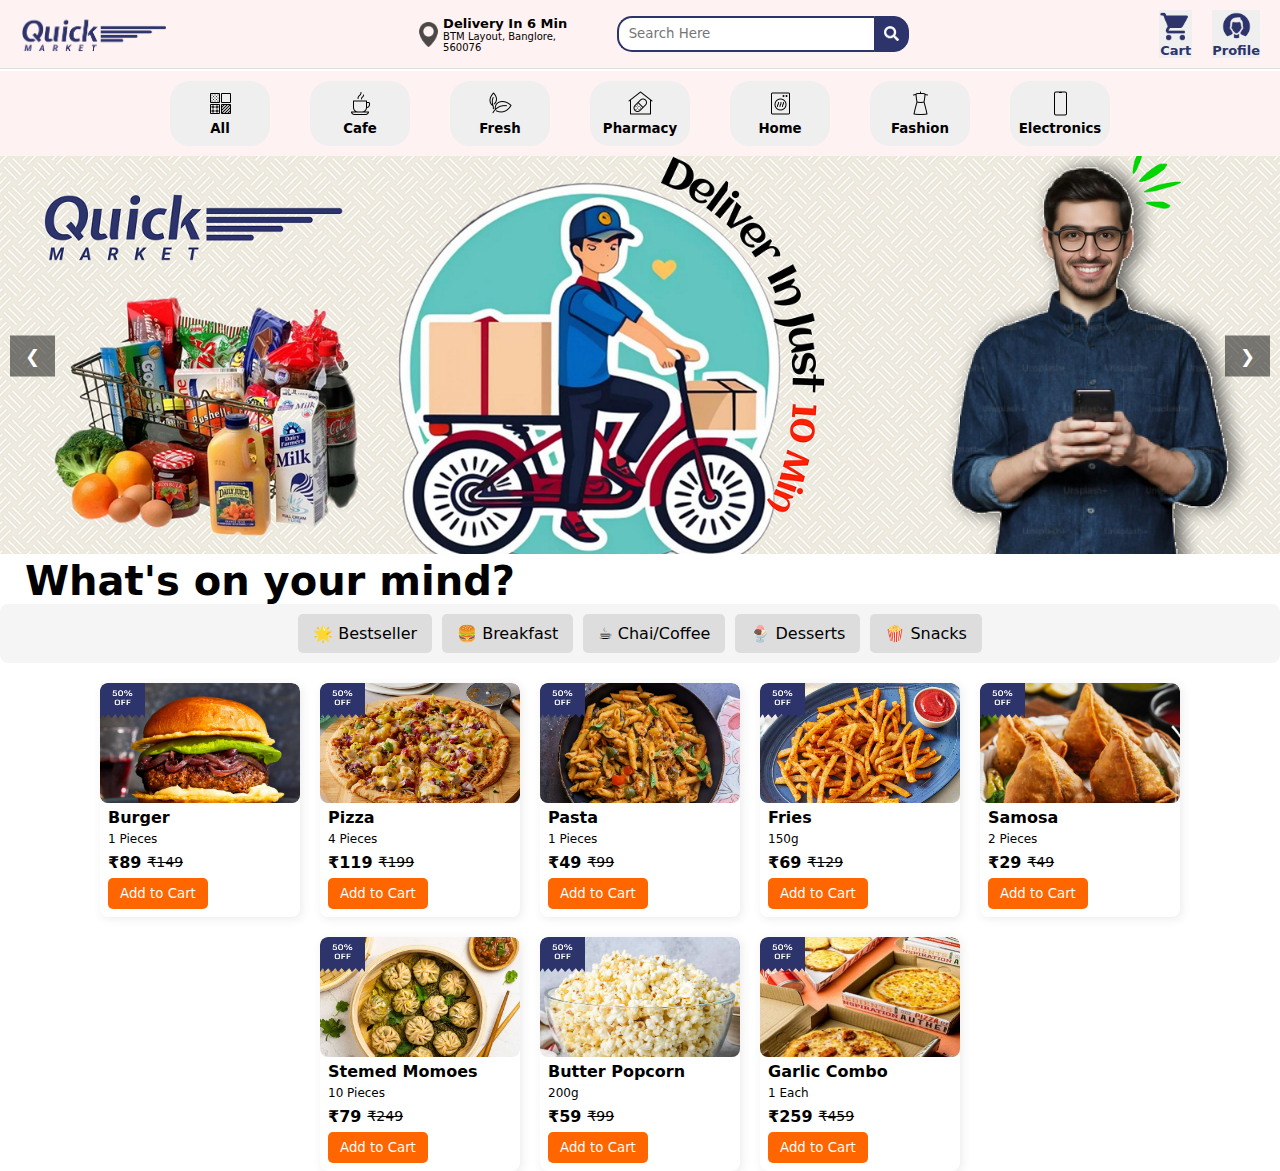
<file: index.html>
<!DOCTYPE html>
<html lang="en">
<head>
    <meta charset="UTF-8">
    <meta name="viewport" content="width=device-width, initial-scale=1.0">
    <title>Quick Market</title>
    <link rel="stylesheet" href="style.css">
    
</head>
<body>

    <!-- nav bar -->
    <header>
        <nav class="nav-bar">
            <!-- leftside logo -->
            <div class="logo">
                <img src="Assets/logo.png" alt="logo">
            </div>
        <div class="location-search">
            <!-- location -->
             <div class="location">
                <div class="location-logo">
                    <img src="Assets/location-pin.png" alt="location-logo">
                </div>
                <div class="location-name&time">
                    <p class="delivery-time">Delivery In 6 Min</p>
                    <p class="delivery-location">BTM Layout, Banglore, 560076</p>
                </div>
             </div>
             <!-- search bar -->
                <div class="search">
                   <input type="text" class="searchTerm" placeholder="Search Here">
                   <button type="submit" class="searchButton">
                     <img src="Assets/search.png">
                   </button>
                </div>

            <!-- right side content -->
        </div>             
            <div class="cart-profile">
                    <button class="cart">
                        <img src="Assets/shopping_cart_logo.png">
                        <p>Cart</p>
                    </button>
                    <button class="profile">
                        <img src="Assets/profile_logo.png">
                        <p>Profile</p>
                    </button>
            </div>
        </nav>
    </header>

    <!-- category bar -->

    <div class="category-bar">
        <div class="categories">
            <button class="category" data-section="all-section">
                <img src="Assets/category_logo/categories_logo.png">
                <p>All</p>
            </button>
            <button class="category" data-section="cafe-section" data-color="#FFD580">
                <img src="Assets/category_logo/cafe_logo.png">
                <p>Cafe</p>
            </button>                                            
            <button class="category" data-color="#A0D683">
                <img src="Assets/category_logo/fresh_logo.png">
                <p>Fresh</p>
            </button>
            <button class="category" data-color="lightskyblue">
                <img src="Assets/category_logo/pharmacy_logo.png">
                <p>Pharmacy</p>
            </button>
            <button class="category" data-color="#9EC8B9">
                <img src="Assets/category_logo/home_appl_Logo.png">
                <p>Home</p>
            </button>
            <button class="category" data-color="#CB9DF0">
                <img src="Assets/category_logo/fashion_logo.png">
                <p>Fashion</p>
            </button>
            <button class="category" data-color="darkgray">
                <img src="Assets/category_logo/electronics.png">
                <p>Electronics</p>
            </button>
        </div>
    </div>

    <!-- all product section -->
<section class="all-section">
   <!-- slide show bar -->
    <div class="slideshow-container">
        <div class="slide fade">
            <img src="Assets/banner1.png" alt="Banner 1">
        </div>
        <div class="slide fade">
            <img src="Assets/electronics_banner.png" alt="Banner 2">
        </div>
        <div class="slide fade">
            <img src="Assets/grocerry_banner.png" alt="Banner 3">
        </div>
        <div class="slide fade">
            <img src="Assets/medicine_banner.png" alt="Banner 4">
        </div>
        <div class="slide fade">
            <img src="Assets/offer_banner.png" alt="Banner 5">
        </div>
        <div class="slide fade">
            <img src="Assets/fashion_banner.png" alt="Banner 6">
        </div>

        <!-- Navigation Buttons -->
        <button class="prev" onclick="changeSlide(-1)">&#10094;</button>
        <button class="next" onclick="changeSlide(1)">&#10095;</button>
    </div>
</section>
    
<!-- cafe section -->

<scetion class="cafe-section">
    <div class="asking-text">
        <h1>What's on your mind?</h1>
    </div>
    
    <div class="scroll-container">
        <button class="category-btn first-category-btn" data-category="bestseller">🌟 Bestseller</button>
        <button class="category-btn" data-category="breakfast">🍔 Breakfast</button>
        <button class="category-btn" data-category="chai-coffee">☕ Chai/Coffee</button>
        <button class="category-btn" data-category="desserts">🍨 Desserts</button>
        <button class="category-btn" data-category="snacks">🍿 Snacks</button>
    </div>
    
    <div class="cards-container" id="cards-container">
        <!-- Cards will be displayed here -->
    </div>
</scetion>

    <script src="script.js"></script>
    <script src="cafe_script.js"></script>
</body>
</html>
</file>
<file: style.css>
/* General Reset */
* {
    margin: 0;
    padding: 0;
    box-sizing: border-box;
    font-family: system-ui, -apple-system, BlinkMacSystemFont, 'Segoe UI', Roboto, Oxygen, Ubuntu, Cantarell, 'Open Sans', 'Helvetica Neue', sans-serif;
  }
  
/* nav bar css */

header {
  position:sticky;
  top: 0;
  z-index: 1000;
}

.category-bar {
  position: sticky;
  top: 71px;
  z-index: 999;
}

.nav-bar {
    display: flex;
    justify-content: space-between;
    align-items: center;
    background-color: #FFF2F2;
    padding: 10px 20px;
    border-bottom: 1px solid #ddd;
    gap: 50px;
}
 .logo img{
    height: 40px;
}

.location {
    display: flex;
    flex-direction: row;
    align-items: center;
    gap:2px;
    width: 230px;
}

.location-search {
  display: flex;
  flex-direction: row;
  justify-content: space-between;
  gap: 30px;
}
.delivery-time {
   font-weight: bold;
   font-size: small;
}

.delivery-location {
    font-size: x-small;
}
.location-logo img {
    display: flex;
    justify-content: center;
    align-items: center;
    height: 25px;
    opacity: 70%;
}
.search {
    width: 80%;
    position: relative;
    display: flex;
  }
  
  .searchTerm {
    width: 100%;
    border: 2px solid #2D336B;
    border-right: none;
    padding: 10px;
    height: 36px;
    border-radius: 15px 0 0 15px;
    outline: none;
    color: #9DBFAF;
  }
  
  .searchTerm:focus{
    color: #2D336B;
  }
  
  .searchButton {
    display: flex;
    align-items: center;
    justify-content: center;
    width: 40px;
    height: 36px;
    border: 1px solid #2D336B;
    background: #2D336B;
    text-align: center;
    color: #fff;
    border-radius: 0 15px 15px 0;
    cursor: pointer;
    font-size: 20px;
  }

  .search .searchButton img {
    height: 15px;
  }
  
  /*Resize the wrap to see the search bar change!*/
  .wrap{
    width: 30%;
    position: absolute;
    top: 50%;
    left: 50%;
    transform: translate(-50%, -50%);
  }

.cart-profile {
  display: flex;
  flex-direction: row;
  gap: 20px;
  align-items: center;

}

.cart-profile button {
  border: none;
  background-color: none;
  cursor: pointer;
  display: flex;
  flex-direction: column;
  align-items: center;
  gap: 0.2px;
}

.cart-profile button p {
  font-weight: 600;
  font-size: small;
  color: #2D336B;
}

.cart-profile button img {
  height: 33px;
  padding: 0;
  margin: 0;
  
}

@media (max-width: 480px) {
  .location-search {
    display: flex;
    flex-direction: column;
    gap: 10px;
  }
  .logo{
    display: none;
  }
  .search {
    width: 110%;
    position: relative;
    display: flex;
  }
}

/* css for categories bar */

/* .all-section {
  display: block;
}

.cafe-section {
  display: none;
} */

.category-bar {
  overflow-x: auto;
  white-space: nowrap;
  display: flex;
  justify-content: center;
  align-items: center;
  background-color: #FFF2F2;
  padding:0;
  transition: background-color 0.3s ease;
  
  /* Hide scrollbar */
  scrollbar-width: none; /* Firefox */
  -ms-overflow-style: none; /* Internet Explorer & Edge */
}

.category-bar::-webkit-scrollbar {
  display: none; /* Chrome, Safari */
}

.categories {
  display: flex;
  gap: 40px;
  padding: 10px;
}

.category {
  padding: 10px 20px;
  border-radius: 20px;
  font-weight: bold;
  cursor: pointer;
  transition: transform 0.3s ease, opacity 0.3s ease;
  display: flex;
  align-items: center;
  gap: 5px;
}

/* Increase size when selected */
.category.active {
  transform: scale(1.2);
}

.category:hover {
  opacity: 0.7;
}

.category {
  display: flex;
  flex-direction: column;
  justify-content: center;
  align-items: center;
  border: 0;
  width: 100px;
}

.category img {
  width: 25px;
}

@media (max-width: 480px) {
  .categories {
    gap: 15px;
    display: flex;
    justify-content: center;
    align-items: center;
    padding-left: 290px;
  }
  .category {
    padding: 5px 10px;
    font-size: 12px;
    width: 80px;
  }
  .category img {
    width: 20px;
  }
  .category-bar {
    width: 412px;
  }
}

/* slideshowbar css */

.slideshow-container {
  position: relative;
  max-width: 100%;
  overflow: hidden;
}

.slide {
  display: none;
  width: 100%;
}

.slide img {
  width: 100%;
  height: auto;
  object-fit: cover;
}

/* Navigation buttons */
.prev, .next {
  position: absolute;
  top: 50%;
  transform: translateY(-50%);
  background-color: rgba(0, 0, 0, 0.5);
  color: white;
  border: none;
  padding: 10px 15px;
  cursor: pointer;
  font-size: 18px;
}

.prev { left: 10px; }
.next { right: 10px; }

.prev:hover, .next:hover {
  background-color: rgba(0, 0, 0, 0.8);
}

/* Responsive Design */
@media (max-width: 768px) {
  .prev, .next {
      padding: 8px 12px;
      font-size: 14px;
  }
}


/* cafe section css */


/* Styling for h1 */
h1 {
  font-size: 2.5rem;
  margin: 0;
  white-space: nowrap; /* Prevent text from wrapping */
}

.asking-text {
  display: flex;
  flex-direction: row;
  align-items: center;
  justify-content:left;
  gap: 10px;
  padding-left: 25px;
}
/* Fade-in and fade-out animation */
@keyframes fadeInOut {
  0%, 100% { opacity: 0; }
  50% { opacity: 1; }
}

/* Responsive Design */
@media (max-width: 768px) {
  h1 {
      font-size: 1.8rem;
  }
  .cafe-logo {
      width: 40px;
      height: 40px;
  }
}

@media (max-width: 480px) {
  h1 {
      font-size: 1.5rem;
  }
  .cafe-logo {
      width: 40px;
      height: 40px;
  }
}

/* style for the cafe section cards and category header */

.scroll-container {
  display: flex;
  overflow-x: auto;
  white-space: nowrap;
  padding: 10px;
  background: #f5f5f5;
  border-radius: 8px;
  gap: 10px;
  justify-content: center;
}

.scroll-container::-webkit-scrollbar {
  display: none;
}

.category-btn {
  padding: 10px 15px;
  font-size: 16px;
  border: none;
  background: #ddd;
  border-radius: 5px;
  cursor: pointer;
  transition: background 0.3s ease;
}

.category-btn:hover {
  background: #bbb;
}

.cards-container {
  display: flex;
  flex-wrap: wrap;
  justify-content: center;
  gap: 20px;
  margin-top: 20px;
}

.card {
  width: 200px;
  border-radius: 8px;
  overflow: hidden;
  background: #fff;
  text-align: left;
  padding: 0px;
  box-shadow: 2px 2px 10px rgba(74, 73, 73, 0.1);
}

.img-div {
  height: 120px;
  width: 100%;
  border-radius: 8px;
  overflow:hidden;
  position: relative;
}

.card .img-div .offer-img {
  width: 45px;
  height: 35px;
  position: absolute;
  overflow: visible;
  z-index: 1;
}

.card .dish-img {
  width: 100%;
  height: 150px;
  object-fit: cover;
  border-radius: 8px;
  border-bottom: 1px solid #ddd;
  transition: transform 0.4s ease-in-out;
}



.card:hover  .dish-img{
  transform: scale(1.08); /* Slightly enlarges the image */
}

.card h4 {
  margin: 5px;
  margin-left: 8px;

}

.card h3 {
  font-size: 16px;
  margin: 10px 0px;
}

.card .price {
  font-size: 16px;
  color: black;
  font-weight:bold;
 
}

.price-actprc {
  display: flex;
  flex-direction: row;
  align-items: center;
  gap: 6px;
  margin-left: 8px;
  height: 24px;
  margin-top: 4px;
  margin-bottom: 4px;
}

.price-actprc .actprc {
  text-decoration: line-through;
  font-size: 14px;
  color: black;
}

.card .quantity {
  font-size: 12px;
  color: black;
  margin-left: 8px;
  margin-top: 4px;
  margin-bottom: 4px;
}

.add-to-cart {
  justify-content: center;
  padding: 8px 12px;
  background: #ff6600;
  color: #fff;
  border: none;
  border-radius: 5px;
  margin-left: 8px;
  margin-bottom: 8px;
  cursor: pointer;
  transition: background 0.3s ease;
}

.add-to-cart:hover {
  background: #e65c00;
}

/* Responsive Design */
@media (max-width: 768px) {
  .scroll-container {
      flex-wrap: nowrap;
      overflow-x: auto;
      white-space: nowrap;
  }

  .first-category-btn {
      margin-left: 240px;

  }
  .category-btn {
      font-size: 14px;
  }
  .card {
      width: 150px;
  }
  .card img {
      height: 120px;
  }
}
</file>
